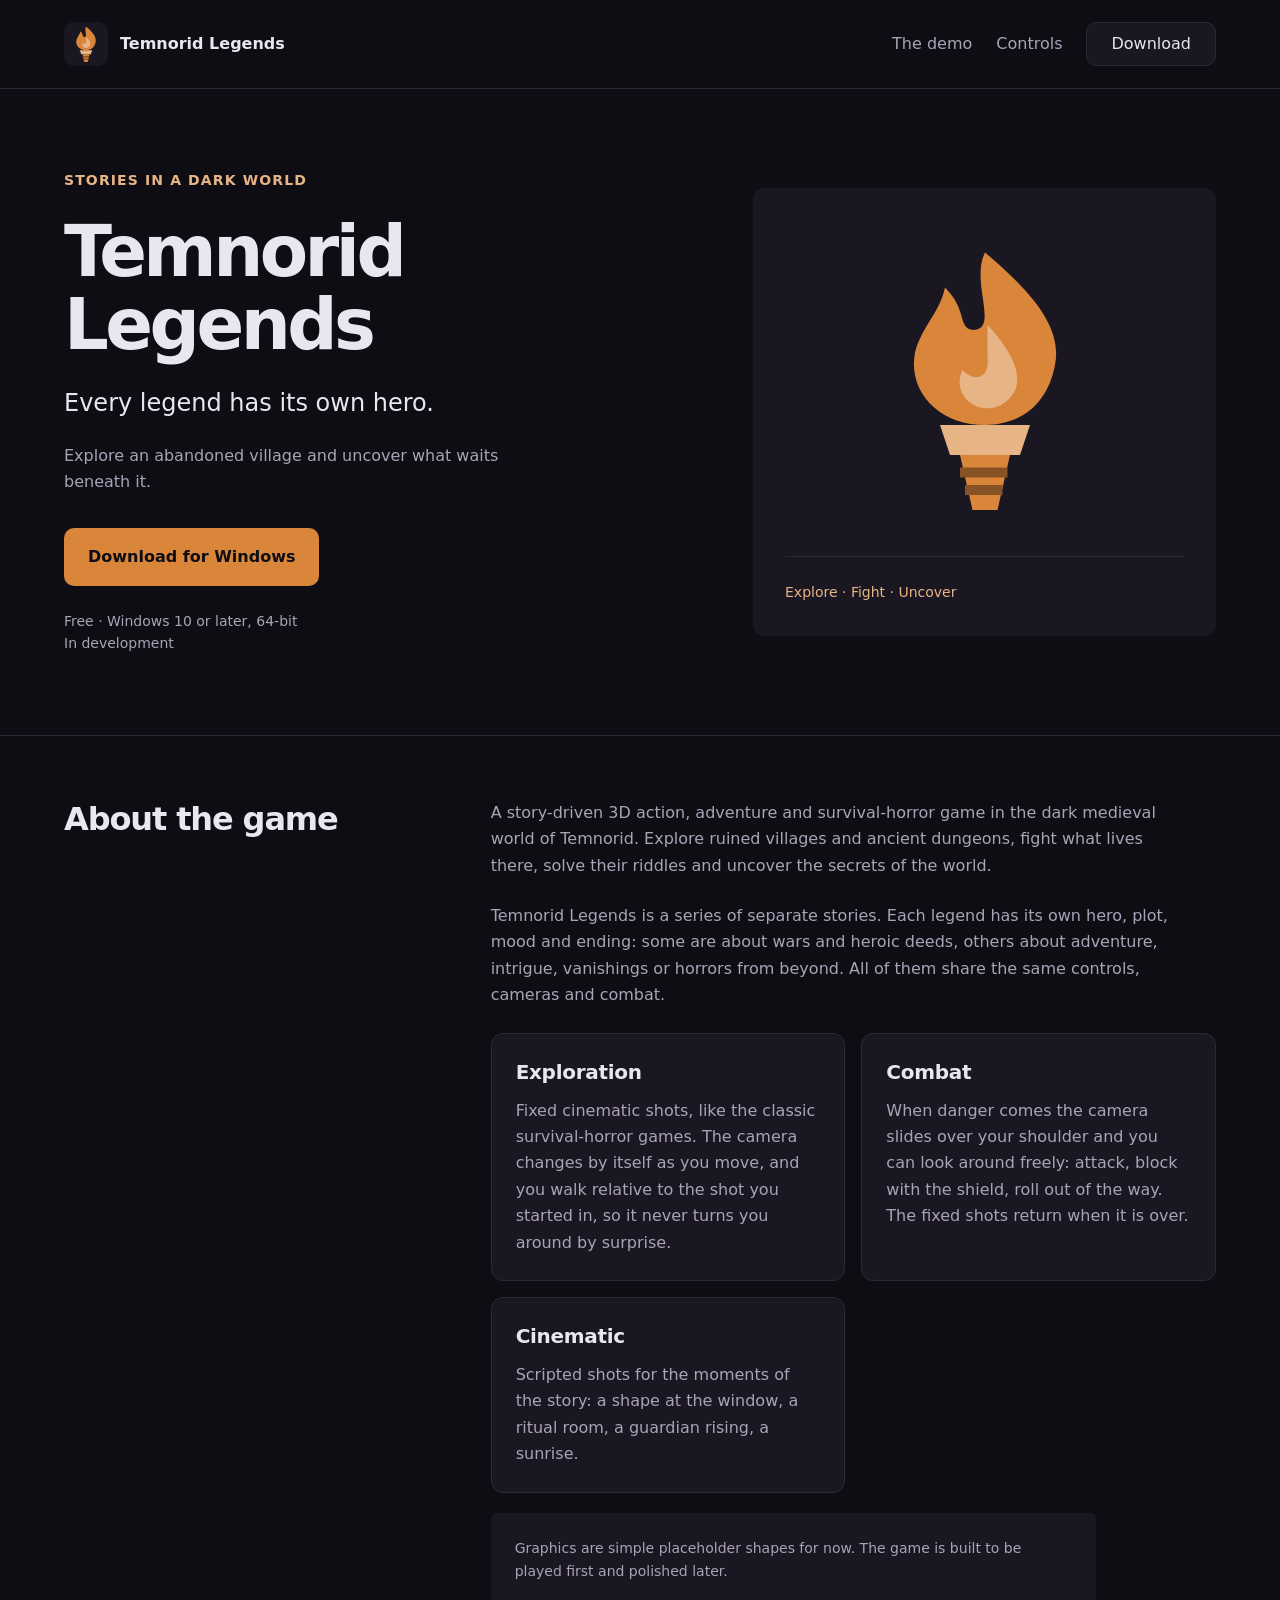
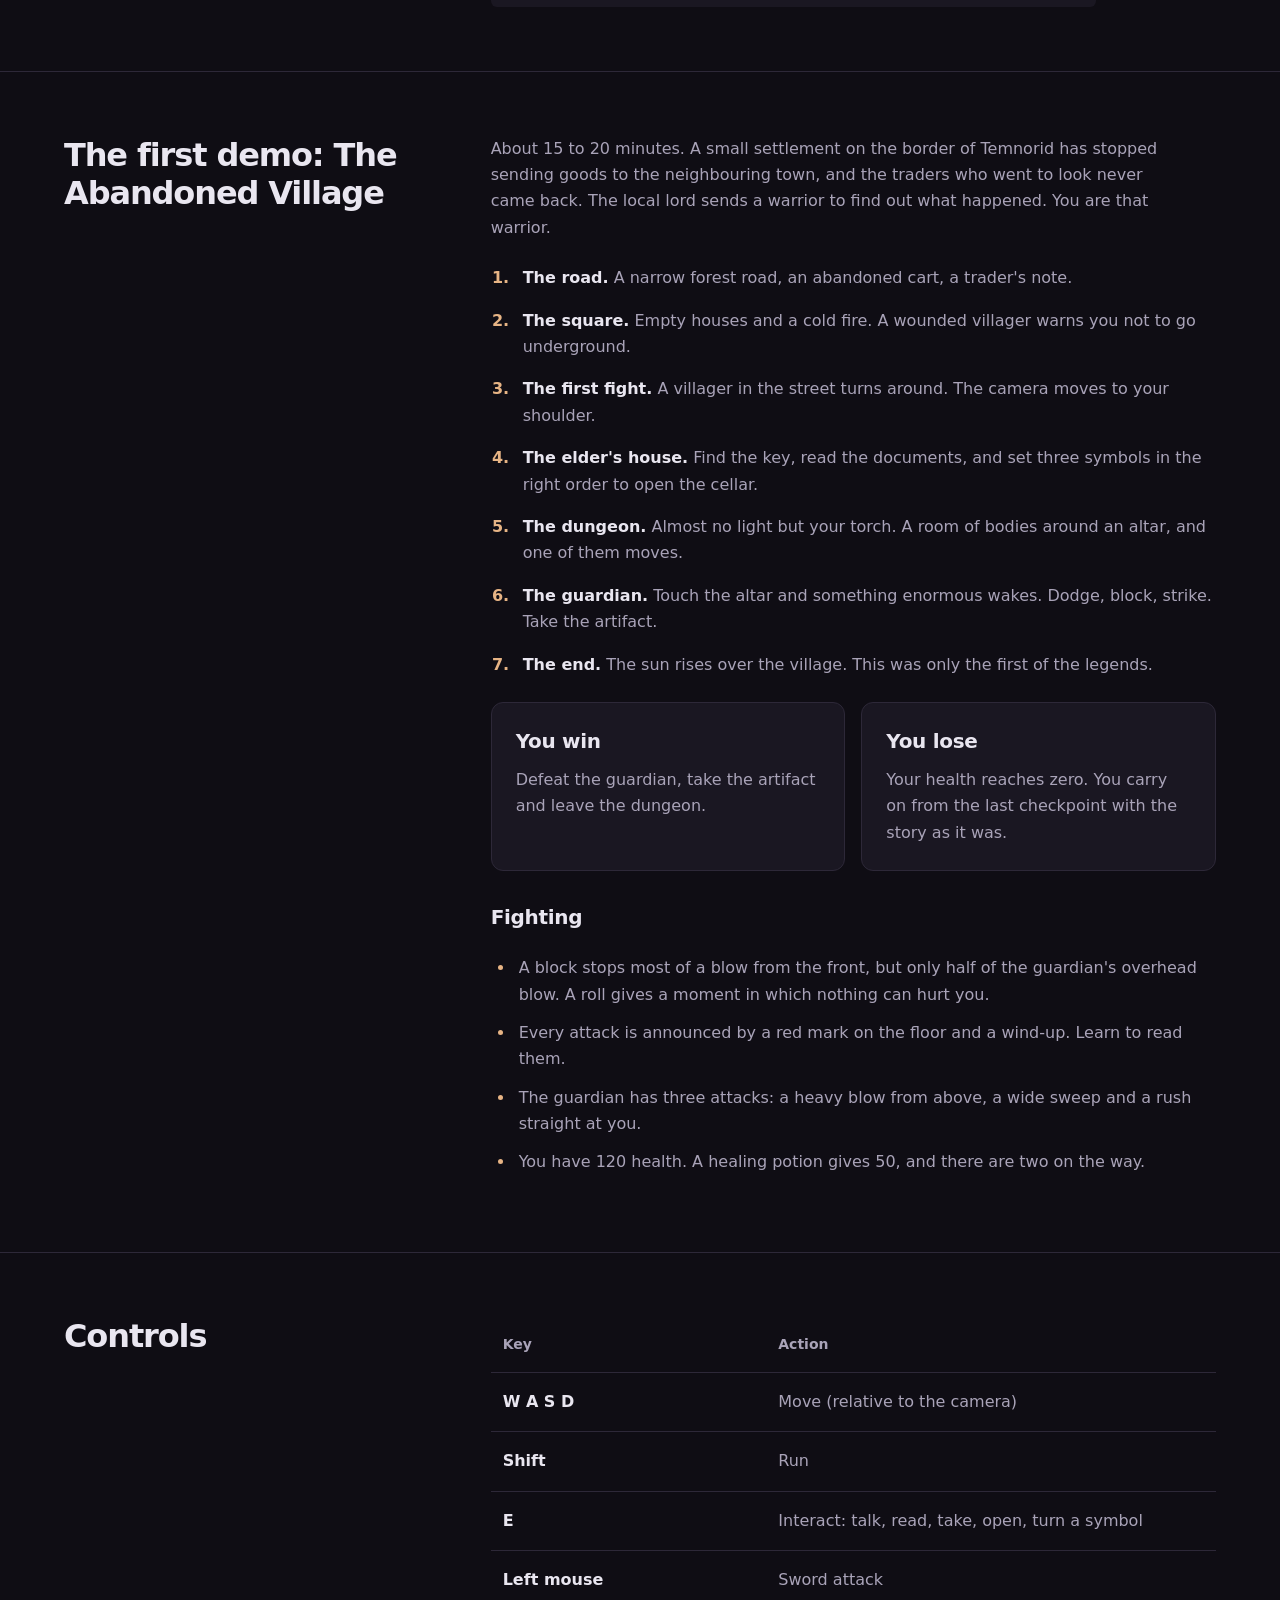
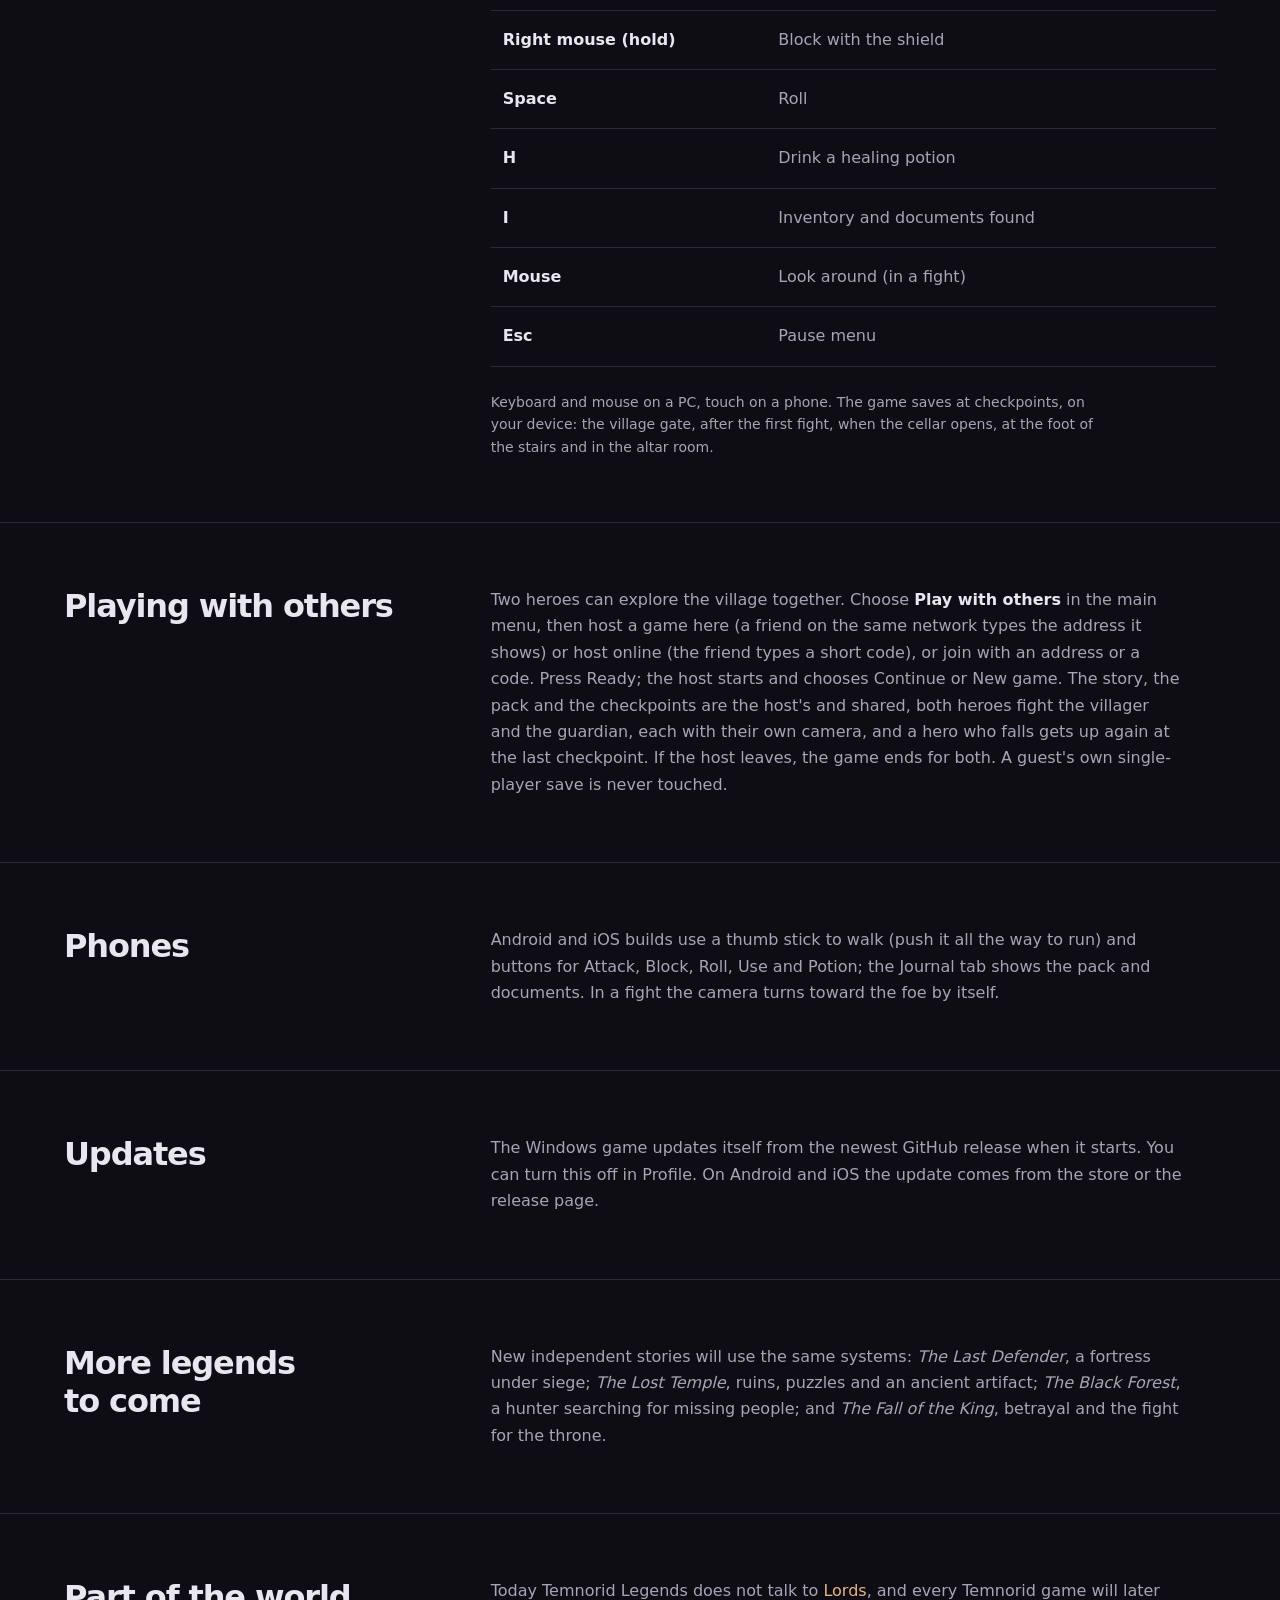
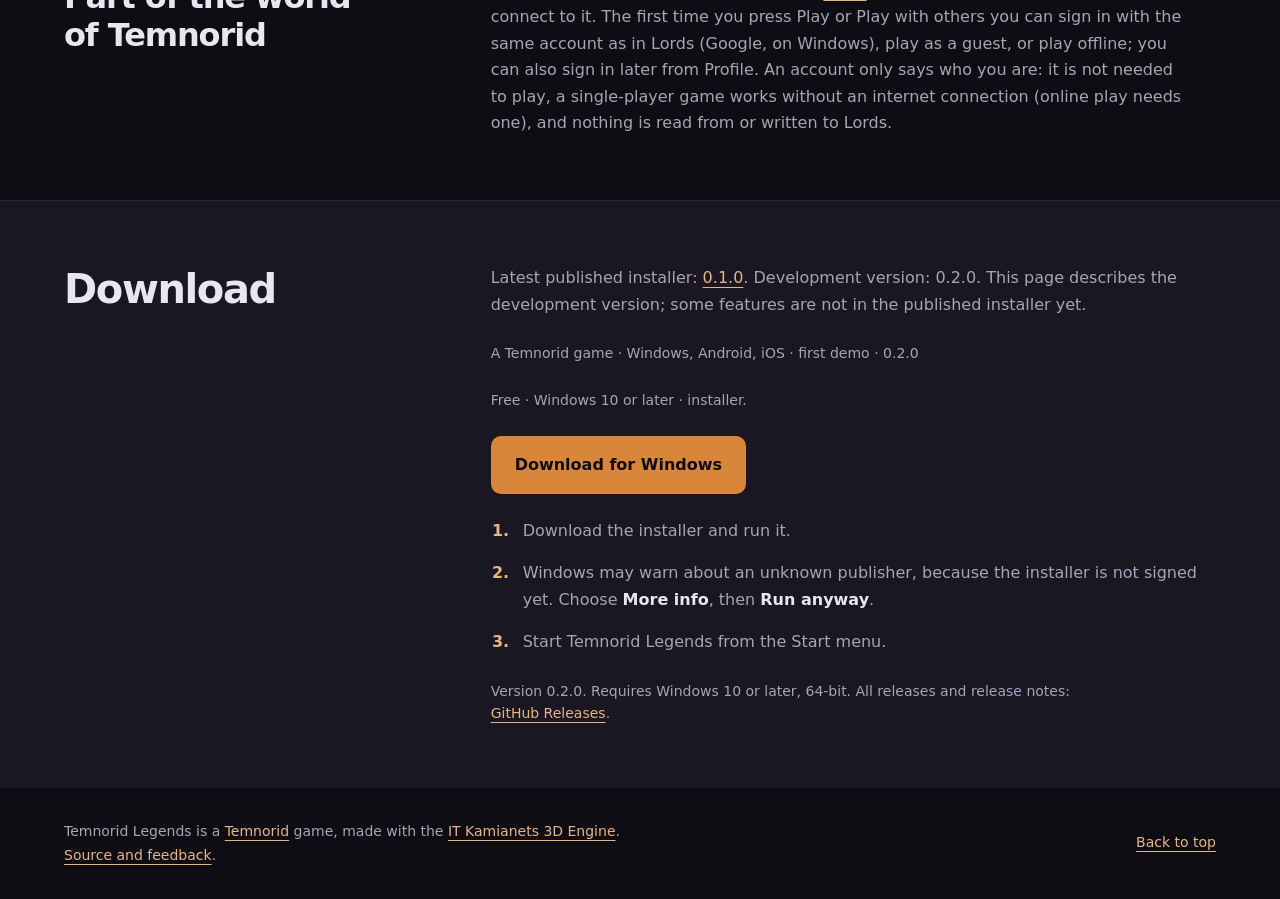
<file: docs/index.html>
<!doctype html>
<html lang="en">
<head>
	<meta charset="utf-8">
	<meta name="viewport" content="width=device-width, initial-scale=1">
	<title>Temnorid Legends</title>
	<meta name="description" content="Explore The Abandoned Village in Temnorid Legends. Follow clues, fight a guardian and uncover a dark medieval story, alone or with a friend.">
	<link rel="canonical" href="https://legends.temnorid.com/">
	<link rel="icon" href="/favicon.ico" sizes="16x16 32x32 48x48">
	<link rel="icon" type="image/png" href="/favicon.png" sizes="48x48">
	<link rel="icon" type="image/svg+xml" href="/favicon.svg" sizes="any">
	<link rel="apple-touch-icon" href="/apple-touch-icon.png" sizes="180x180">
	<meta property="og:type" content="website">
	<meta property="og:site_name" content="Temnorid Legends">
	<meta property="og:title" content="Temnorid Legends">
	<meta property="og:description" content="Explore The Abandoned Village in Temnorid Legends. Follow clues, fight a guardian and uncover a dark medieval story, alone or with a friend.">
	<meta property="og:url" content="https://legends.temnorid.com/">
	<meta property="og:locale" content="en_US">
	<meta property="og:image" content="https://legends.temnorid.com/seo-image.png">
	<meta property="og:image:type" content="image/png">
	<meta property="og:image:width" content="1200">
	<meta property="og:image:height" content="630">
	<meta property="og:image:alt" content="Temnorid Legends — Explore · Fight · Uncover">
	<meta name="twitter:card" content="summary_large_image">
	<meta name="twitter:title" content="Temnorid Legends">
	<meta name="twitter:description" content="Explore The Abandoned Village in Temnorid Legends. Follow clues, fight a guardian and uncover a dark medieval story, alone or with a friend.">
	<meta name="twitter:image" content="https://legends.temnorid.com/seo-image.png">
	<meta name="twitter:image:alt" content="Temnorid Legends — Explore · Fight · Uncover">
	<meta name="theme-color" content="#0f0d14">
	<script type="application/ld+json">
{
  "@context": "https://schema.org",
  "@graph": [
    {
      "@type": "WebSite",
      "@id": "https://legends.temnorid.com/#website",
      "name": "Temnorid Legends",
      "url": "https://legends.temnorid.com/",
      "inLanguage": "en",
      "image": "https://legends.temnorid.com/seo-image.png",
      "about": {
        "@id": "https://legends.temnorid.com/#game"
      }
    },
    {
      "@type": "WebPage",
      "@id": "https://legends.temnorid.com/#webpage",
      "name": "Temnorid Legends",
      "url": "https://legends.temnorid.com/",
      "description": "Explore The Abandoned Village in Temnorid Legends. Follow clues, fight a guardian and uncover a dark medieval story, alone or with a friend.",
      "isPartOf": {
        "@id": "https://legends.temnorid.com/#website"
      },
      "about": {
        "@id": "https://legends.temnorid.com/#game"
      },
      "primaryImageOfPage": {
        "@type": "ImageObject",
        "url": "https://legends.temnorid.com/seo-image.png",
        "width": 1200,
        "height": 630
      }
    },
    {
      "@type": "VideoGame",
      "@id": "https://legends.temnorid.com/#game",
      "name": "Temnorid Legends",
      "url": "https://legends.temnorid.com/",
      "description": "Explore The Abandoned Village in Temnorid Legends. Follow clues, fight a guardian and uncover a dark medieval story, alone or with a friend.",
      "image": "https://legends.temnorid.com/seo-image.png",
      "thumbnailUrl": "https://legends.temnorid.com/logo.png",
      "genre": "Action adventure",
      "gamePlatform": "Windows",
      "operatingSystem": "Windows 10 or later, 64-bit",
      "softwareVersion": "0.1.0",
      "downloadUrl": "https://github.com/WebArtWork/legends.temnorid.com/releases/latest/download/Temnorid-Legends-Setup.exe",
      "releaseNotes": "https://github.com/WebArtWork/legends.temnorid.com/releases/tag/v0.1.0",
      "isAccessibleForFree": true,
      "inLanguage": "en",
      "publisher": {
        "@type": "Organization",
        "name": "Temnorid",
        "url": "https://temnorid.com/"
      }
    }
  ]
}
</script>
	<link rel="stylesheet" href="./site.css">
</head>
<body>
<a class="skip-link" href="#main">Skip to content</a>
	<header class="site">
		<div class="wrap">
			<a class="brand" href="./"><img src="./logo.svg" alt="" width="44" height="44">Temnorid Legends</a>
			<nav aria-label="Main">
				<a href="#demo">The demo</a>
				<a href="#controls">Controls</a>
				<a href="#download">Download</a>
			</nav>
		</div>
	</header>

	<main id="main" tabindex="-1">
		<div class="hero"><div class="wrap hero-grid"><div class="hero-copy">
				<p class="eyebrow">Stories in a dark world</p>
				<h1>Temnorid Legends</h1>
				<p class="tagline">Every legend has its own hero.</p>
				<p class="lead">Explore an abandoned village and uncover what waits beneath it.</p>
				<a class="btn" href="https://github.com/WebArtWork/legends.temnorid.com/releases/latest/download/Temnorid-Legends-Setup.exe">Download for Windows</a>
				<p class="fine">Free · Windows 10 or later, 64-bit<br>In development</p>
			</div><figure class="brand-art"><img src="./logo.svg" alt="" width="1024" height="1024"><figcaption>Explore · Fight · Uncover</figcaption></figure></div></div>

		<section id="about" aria-labelledby="about-title"><div class="wrap section-grid"><div class="section-intro"><h2 id="about-title">About the game</h2></div><div class="section-body"><p>A story-driven 3D action, adventure and survival-horror game in the dark medieval world of Temnorid. Explore ruined villages and ancient dungeons, fight what lives there, solve their riddles and uncover the secrets of the world.</p>
				<p>Temnorid Legends is a series of separate stories. Each legend has its own hero, plot, mood and ending: some are about wars and heroic deeds, others about adventure, intrigue, vanishings or horrors from beyond. All of them share the same controls, cameras and combat.</p>
				<div class="cards">
					<div class="card"><h3>Exploration</h3><p>Fixed cinematic shots, like the classic survival-horror games. The camera changes by itself as you move, and you walk relative to the shot you started in, so it never turns you around by surprise.</p></div>
					<div class="card"><h3>Combat</h3><p>When danger comes the camera slides over your shoulder and you can look around freely: attack, block with the shield, roll out of the way. The fixed shots return when it is over.</p></div>
					<div class="card"><h3>Cinematic</h3><p>Scripted shots for the moments of the story: a shape at the window, a ritual room, a guardian rising, a sunrise.</p></div>
				</div>
				<p class="note" style="margin-top:20px">Graphics are simple placeholder shapes for now. The game is built to be played first and polished later.</p>
			</div></div></section>

		<section id="demo" aria-labelledby="demo-title"><div class="wrap section-grid"><div class="section-intro"><h2 id="demo-title">The first demo: The Abandoned Village</h2></div><div class="section-body">
				<p>About 15 to 20 minutes. A small settlement on the border of Temnorid has stopped sending goods to the neighbouring town, and the traders who went to look never came back. The local lord sends a warrior to find out what happened. You are that warrior.</p>
				<ol>
					<li><strong>The road.</strong> A narrow forest road, an abandoned cart, a trader's note.</li>
					<li><strong>The square.</strong> Empty houses and a cold fire. A wounded villager warns you not to go underground.</li>
					<li><strong>The first fight.</strong> A villager in the street turns around. The camera moves to your shoulder.</li>
					<li><strong>The elder's house.</strong> Find the key, read the documents, and set three symbols in the right order to open the cellar.</li>
					<li><strong>The dungeon.</strong> Almost no light but your torch. A room of bodies around an altar, and one of them moves.</li>
					<li><strong>The guardian.</strong> Touch the altar and something enormous wakes. Dodge, block, strike. Take the artifact.</li>
					<li><strong>The end.</strong> The sun rises over the village. This was only the first of the legends.</li>
				</ol>
				<div class="cards">
					<div class="card"><h3>You win</h3><p>Defeat the guardian, take the artifact and leave the dungeon.</p></div>
					<div class="card"><h3>You lose</h3><p>Your health reaches zero. You carry on from the last checkpoint with the story as it was.</p></div>
				</div>
				<h3>Fighting</h3>
				<ul>
					<li>A block stops most of a blow from the front, but only half of the guardian's overhead blow. A roll gives a moment in which nothing can hurt you.</li>
					<li>Every attack is announced by a red mark on the floor and a wind-up. Learn to read them.</li>
					<li>The guardian has three attacks: a heavy blow from above, a wide sweep and a rush straight at you.</li>
					<li>You have 120 health. A healing potion gives 50, and there are two on the way.</li>
				</ul>
			</div></div></section>

		<section id="controls" aria-labelledby="controls-title"><div class="wrap section-grid"><div class="section-intro"><h2 id="controls-title">Controls</h2></div><div class="section-body">
				<table>
					<thead><tr><th scope="col">Key</th><th scope="col">Action</th></tr></thead>
					<tbody>
						<tr><td>W A S D</td><td>Move (relative to the camera)</td></tr>
						<tr><td>Shift</td><td>Run</td></tr>
						<tr><td>E</td><td>Interact: talk, read, take, open, turn a symbol</td></tr>
						<tr><td>Left mouse</td><td>Sword attack</td></tr>
						<tr><td>Right mouse (hold)</td><td>Block with the shield</td></tr>
						<tr><td>Space</td><td>Roll</td></tr>
						<tr><td>H</td><td>Drink a healing potion</td></tr>
						<tr><td>I</td><td>Inventory and documents found</td></tr>
						<tr><td>Mouse</td><td>Look around (in a fight)</td></tr>
						<tr><td>Esc</td><td>Pause menu</td></tr>
					</tbody>
				</table>
				<p class="fine">Keyboard and mouse on a PC, touch on a phone. The game saves at checkpoints, on your device: the village gate, after the first fight, when the cellar opens, at the foot of the stairs and in the altar room.</p>
			</div></div></section>

		<section id="others" aria-labelledby="others-title"><div class="wrap section-grid"><div class="section-intro"><h2 id="others-title">Playing with others</h2></div><div class="section-body">
				<p>Two heroes can explore the village together. Choose <strong>Play with others</strong> in the main menu, then host a game here (a friend on the same network types the address it shows) or host online (the friend types a short code), or join with an address or a code. Press Ready; the host starts and chooses Continue or New game. The story, the pack and the checkpoints are the host's and shared, both heroes fight the villager and the guardian, each with their own camera, and a hero who falls gets up again at the last checkpoint. If the host leaves, the game ends for both. A guest's own single-player save is never touched.</p>
			</div></div></section>

		<section id="phones" aria-labelledby="phones-title"><div class="wrap section-grid"><div class="section-intro"><h2 id="phones-title">Phones</h2></div><div class="section-body">
				<p>Android and iOS builds use a thumb stick to walk (push it all the way to run) and buttons for Attack, Block, Roll, Use and Potion; the Journal tab shows the pack and documents. In a fight the camera turns toward the foe by itself.</p>
			</div></div></section>

		<section id="updates" aria-labelledby="updates-title"><div class="wrap section-grid"><div class="section-intro"><h2 id="updates-title">Updates</h2></div><div class="section-body">
				<p>The Windows game updates itself from the newest GitHub release when it starts. You can turn this off in Profile. On Android and iOS the update comes from the store or the release page.</p>
			</div></div></section>

		<section id="next" aria-labelledby="next-title"><div class="wrap section-grid"><div class="section-intro"><h2 id="next-title">More legends to come</h2></div><div class="section-body">
				<p>New independent stories will use the same systems: <em>The Last Defender</em>, a fortress under siege; <em>The Lost Temple</em>, ruins, puzzles and an ancient artifact; <em>The Black Forest</em>, a hunter searching for missing people; and <em>The Fall of the King</em>, betrayal and the fight for the throne.</p>
			</div></div></section>

		<section id="lords" aria-labelledby="lords-title"><div class="wrap section-grid"><div class="section-intro"><h2 id="lords-title">Part of the world of Temnorid</h2></div><div class="section-body">
				<p>Today Temnorid Legends does not talk to <a href="https://lords.temnorid.com">Lords</a>, and every Temnorid game will later connect to it. The first time you press Play or Play with others you can sign in with the same account as in Lords (Google, on Windows), play as a guest, or play offline; you can also sign in later from Profile. An account only says who you are: it is not needed to play, a single-player game works without an internet connection (online play needs one), and nothing is read from or written to Lords.</p>
			</div></div></section>

		<section id="download" aria-labelledby="download-title"><div class="wrap section-grid"><div class="section-intro"><h2 id="download-title">Download</h2></div><div class="section-body"><p class="release-status">Latest published installer: <a href="https://github.com/WebArtWork/legends.temnorid.com/releases/tag/v0.1.0">0.1.0</a>. Development version: 0.2.0. This page describes the development version; some features are not in the published installer yet.</p><p class="release-meta">A Temnorid game · Windows, Android, iOS · first demo · 0.2.0</p><p class="fine">Free · Windows 10 or later · installer. </p>
				<p><a class="btn" href="https://github.com/WebArtWork/legends.temnorid.com/releases/latest/download/Temnorid-Legends-Setup.exe">Download for Windows</a></p>
				<ol>
					<li>Download the installer and run it.</li>
					<li>Windows may warn about an unknown publisher, because the installer is not signed yet. Choose <strong>More info</strong>, then <strong>Run anyway</strong>.</li>
					<li>Start Temnorid Legends from the Start menu.</li>
				</ol>
				<p class="fine">Version 0.2.0. Requires Windows 10 or later, 64-bit. All releases and release notes: <a href="https://github.com/WebArtWork/legends.temnorid.com/releases">GitHub Releases</a>.</p>
			</div></div></section>
	</main>

	<footer>
		<div class="wrap">
			<p>Temnorid Legends is a <a href="https://temnorid.com">Temnorid</a> game, made with the <a href="https://3d.itkamianets.com">IT Kamianets 3D Engine</a>. <a href="https://github.com/WebArtWork/legends.temnorid.com">Source and feedback</a>.</p>
		<a class="back-top" href="#main">Back to top</a></div>
	</footer>
</body>
</html>
</file>
<file: docs/site.css>
:root { --accent: #d9863a; --bg: #0f0d14; --panel: #1a1722; --line: #2d2838; --text: #e9e6f0; --muted: #a9a3b8; --accent-soft: #e7b485; --button-text: #0f0d14; }

:root { color-scheme: dark; --radius: .75rem; }
* { box-sizing: border-box; }
html { scroll-padding-top: 7rem; }
body { margin: 0; background: var(--bg); color: var(--text); font: 1rem/1.65 system-ui,-apple-system,"Segoe UI",Roboto,sans-serif; }
a { color: var(--accent-soft); text-underline-offset: .25rem; }
a:hover { color: var(--text); }
:focus-visible { outline: .125rem solid var(--accent-soft); outline-offset: .25rem; }
::selection { background: var(--accent); color: var(--button-text); }
.wrap { width: min(100% - 3rem,72rem); margin-inline: auto; }
.skip-link { position: absolute; top: -6rem; left: 1.5rem; z-index: 4; background: var(--accent); color: var(--button-text); padding: .75rem 1.5rem; border-radius: .625rem; }
.skip-link:focus { top: 1rem; }
header.site { position: sticky; top: 0; z-index: 2; background: var(--bg); border-bottom: .0625rem solid var(--line); }
header.site .wrap { display: flex; align-items: center; justify-content: space-between; min-height: 5.5rem; gap: 1.5rem; }
.brand { display: inline-flex; align-items: center; gap: .75rem; font-weight: 700; text-decoration: none; color: var(--text); min-height: 2.75rem; }
.brand img { width: 2.75rem; height: 2.75rem; border-radius: .625rem; flex: none; }
nav { display: flex; align-items: center; gap: 1.5rem; }
nav a { display: inline-flex; align-items: center; justify-content: center; min-height: 2.75rem; text-decoration: none; color: var(--muted); }
nav a:last-child { border: .0625rem solid var(--line); border-radius: .625rem; background: var(--panel); color: var(--text); padding-inline: 1.5rem; }
nav a:last-child:hover { border-color: var(--accent); }
h1,h2,h3,p,figure { margin: 0; }
h1,h2,h3 { text-wrap: balance; }
.hero { padding-block: 5rem; }
.hero-grid { display: grid; grid-template-columns: minmax(0,1.35fr) minmax(0,1fr); align-items: center; gap: 4rem; }
.eyebrow { color: var(--accent-soft); font-size: .875rem; font-weight: 600; letter-spacing: .08em; text-transform: uppercase; margin-bottom: 1.5rem; }
h1 { font-size: clamp(3rem,5.5vw,5rem); line-height: 1.04; letter-spacing: -.05em; font-weight: 700; }
.tagline { font-size: 1.5rem; line-height: 1.35; margin-top: 1.5rem; max-width: 30ch; }
.lead { color: var(--muted); max-width: 48ch; margin-top: 1.5rem; }
.hero .btn { margin-top: 2rem; }
.btn { display: inline-flex; align-items: center; justify-content: center; min-height: 3.5rem; padding: 1rem 1.5rem; border-radius: .625rem; background: var(--accent); color: var(--button-text); font-weight: 700; text-decoration: none; text-align: center; max-width: 100%; overflow-wrap: anywhere; }
.btn:hover { background: var(--accent-soft); color: var(--bg); }
.fine { font-size: .875rem; color: var(--muted); line-height: 1.6; }
.hero .fine { margin-top: 1.5rem; }
.brand-art { background: var(--panel); padding: 2rem; border-radius: var(--radius); }
.brand-art img { display: block; width: 100%; max-width: 20rem; height: auto; margin-inline: auto; }
.brand-art figcaption { font-size: .875rem; color: var(--accent-soft); border-top: .0625rem solid var(--line); padding-top: 1.5rem; margin-top: 1rem; }
section { padding-block: 4rem; border-top: .0625rem solid var(--line); }
.section-grid { display: grid; grid-template-columns: minmax(0,1fr) minmax(0,2fr); gap: 4rem; align-items: start; }
h2 { font-size: 2rem; line-height: 1.2; letter-spacing: -.035em; }
h3 { font-size: 1.25rem; line-height: 1.4; font-weight: 600; letter-spacing: -.015em; }
.section-body { min-width: 0; }
.section-body > * + * { margin-top: 1.5rem; }
.section-body > h3 { margin-top: 2rem; }
.section-body p { max-width: 68ch; color: var(--muted); }
.section-body strong { color: var(--text); font-weight: 600; }
ol,ul { padding-left: 1.5rem; margin: 0; color: var(--muted); }
li { padding-left: .25rem; margin-bottom: .75rem; }
li::marker { color: var(--accent-soft); font-weight: 600; }
ol li { padding-left: .5rem; margin-bottom: 1rem; }
.cards { display: grid; grid-template-columns: repeat(auto-fit,minmax(min(100%,15rem),1fr)); gap: 1rem; }
.card { display: flex; flex-direction: column; padding: 1.5rem; background: var(--panel); border: .0625rem solid var(--line); border-radius: var(--radius); }
.card p { flex: 1; margin-top: .75rem; }
.note { background: var(--panel); padding: 1.5rem; border-radius: .375rem; font-size: .875rem; }
table { width: 100%; border-collapse: collapse; text-align: left; }
caption { color: var(--muted); font-size: .875rem; text-align: left; margin-bottom: 1rem; }
th,td { padding: 1rem .75rem; border-bottom: .0625rem solid var(--line); vertical-align: top; overflow-wrap: anywhere; }
thead th { color: var(--muted); font-weight: 600; font-size: .875rem; }
td { color: var(--muted); }
td:first-child { color: var(--text); font-weight: 600; width: 38%; }
.shot { background: var(--panel); padding: 1.5rem; border-radius: var(--radius); color: var(--muted); font-size: .875rem; }
.release-meta { color: var(--accent-soft); font-size: .875rem; }
#download { background: var(--panel); }
#download .section-intro h2 { font-size: 2.5rem; }
footer { color: var(--muted); font-size: .875rem; padding-block: 2rem; }
footer .wrap { display: flex; flex-wrap: wrap; justify-content: space-between; align-items: start; gap: 1.5rem; }
footer p { max-width: 68ch; }
.back-top { display: inline-flex; align-items: center; min-height: 2.75rem; }
@media (max-width:900px) { .hero-grid,.section-grid { gap: 2rem; } .brand-art { padding: 1.5rem; } nav { gap: 1rem; } }
@media (max-width:700px) {
 html { scroll-padding-top: 1.5rem; }
 header.site { position: relative; }
 header.site .wrap { flex-wrap: wrap; gap: 0; padding-top: 1rem; }
 .brand { padding-bottom: .75rem; }
 nav { width: 100%; flex-wrap: wrap; justify-content: space-between; gap: .5rem; border-top: .0625rem solid var(--line); padding-block: .5rem; }
 nav a { flex: 1; padding-inline: .25rem; text-align: center; }
 nav:has(a:nth-child(4)) { display: grid; grid-template-columns: repeat(2,minmax(0,1fr)); gap: .25rem .75rem; }
 nav a:last-child { padding-inline: .75rem; }
 .hero { padding-block: 3rem; }
 .hero-grid,.section-grid { grid-template-columns: minmax(0,1fr); gap: 2rem; }
 h1 { font-size: clamp(2.75rem,11vw,4rem); }
 .hero .btn { display: flex; width: 100%; }
 .brand-art img { max-width: 12rem; }
 section { padding-block: 3rem; }
 .cards { grid-template-columns: minmax(0,1fr); }
 th,td { padding: .75rem .5rem; }
 footer .wrap { flex-direction: column; }
}
@media (prefers-reduced-motion:no-preference) { html { scroll-behavior: smooth; } }
</file>
